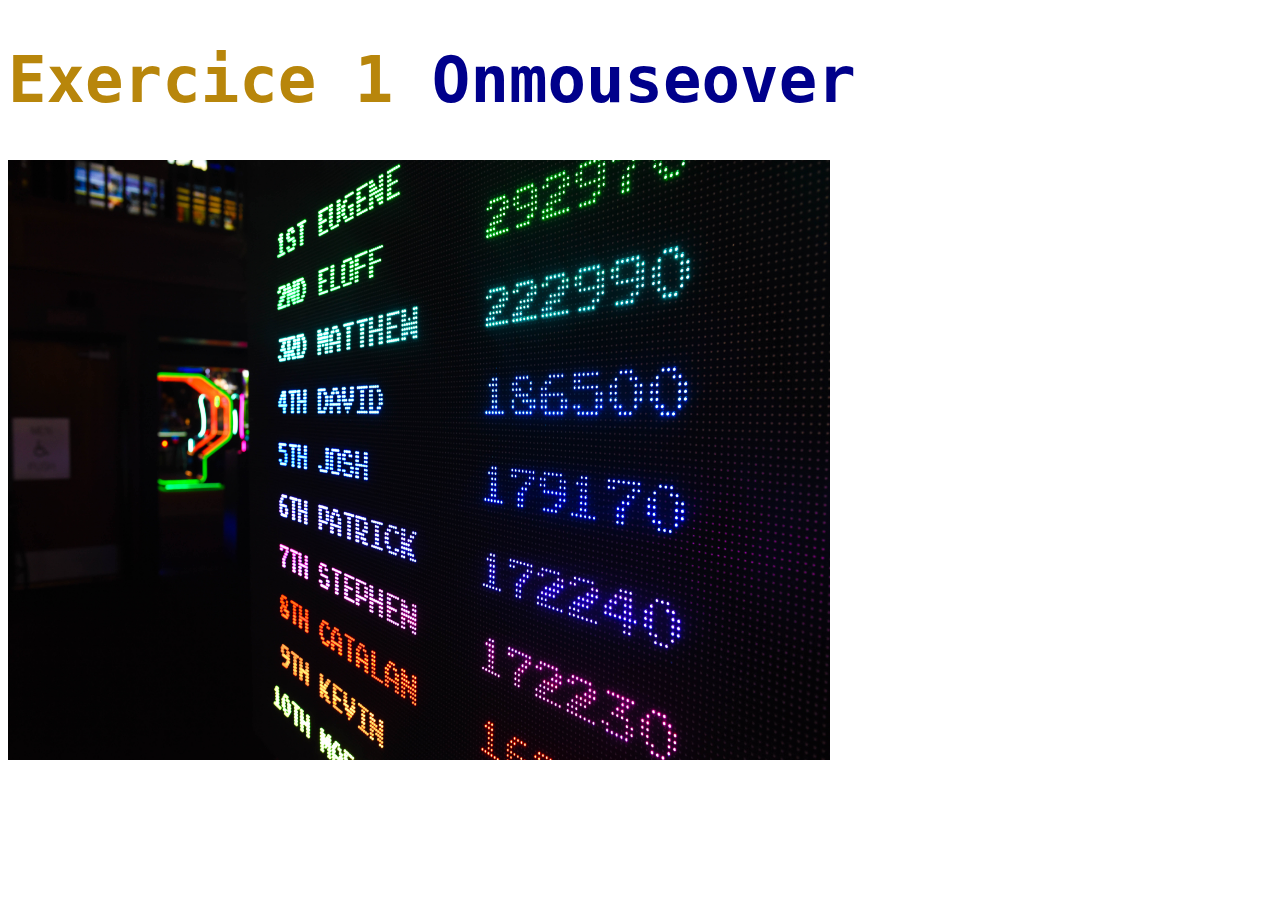
<file: Ex1/index.html>
<!DOCTYPE html>
<html lang="en">
<head>
    <meta charset="UTF-8">
    <meta http-equiv="X-UA-Compatible" content="IE=edge">
    <meta name="viewport" content="width=device-width, initial-scale=1.0">
    <title>Exereice 1 JavaScript Part 2</title>
    <style>
        h1{
            font-family: monospace;
            font-size: 4rem;
            color:darkgoldenrod;
        }
        span{
            color: darkblue;
        }
        label{
            font-family: monospace;
            font-size: 2rem;
        }
    </style>
    
    </head>
    <body>
        <h1>Exercice 1<span> Onmouseover</span></h1>
    <img src="element5-digital-LTyDj7u_TU4-unsplash(1).jpg" width="65%" onmouseover="this.src='jeshoots-com-eCktzGjC-iU-unsplash.jpg'" width="75%" height="600px">
</body>
</html>
</file>
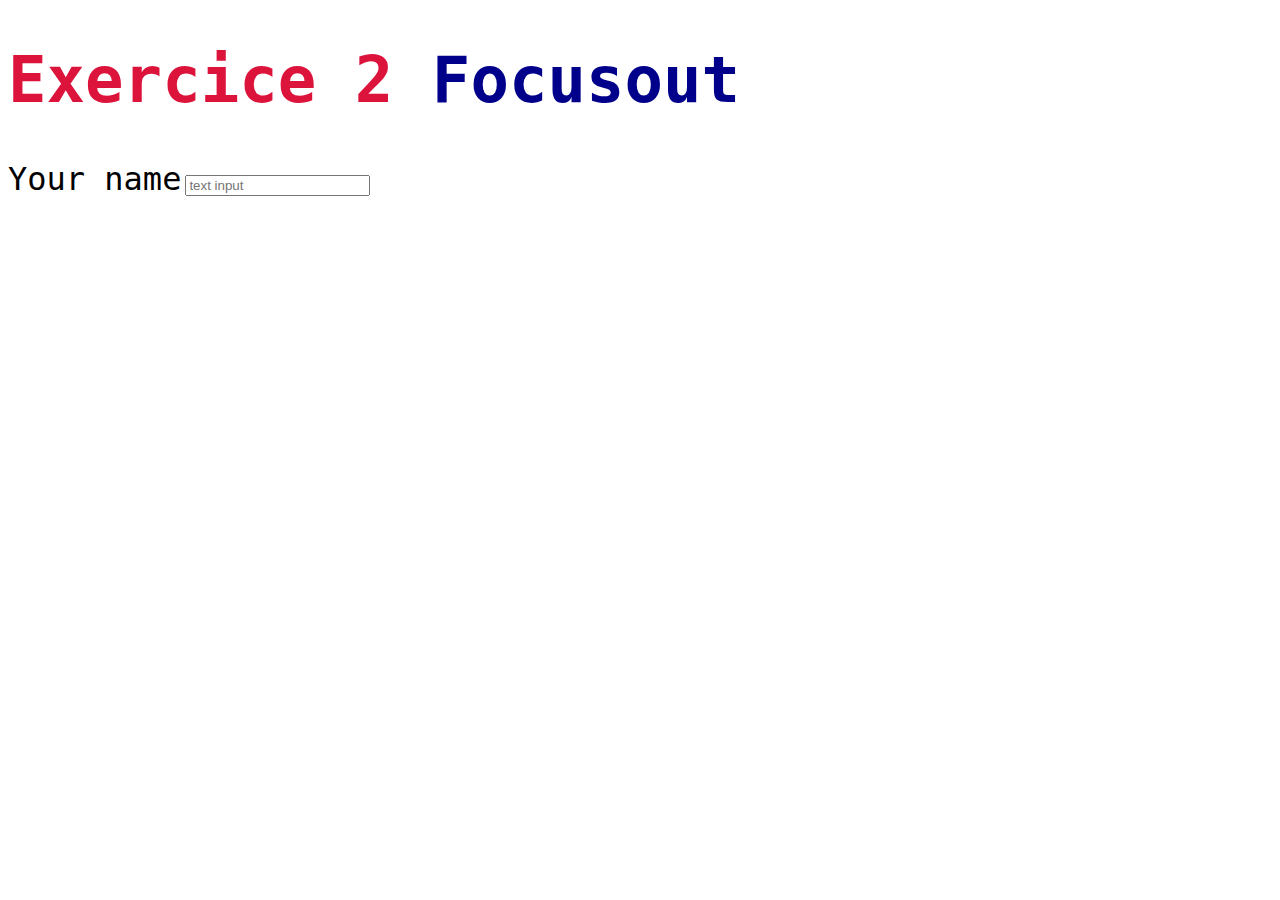
<file: Ex2/index.html>
<!DOCTYPE html>
<html lang="en">
<head>
    <meta charset="UTF-8">
    <meta http-equiv="X-UA-Compatible" content="IE=edge">
    <meta name="viewport" content="width=device-width, initial-scale=1.0">
    <title>Exercice 2 JavaScrpit Part 2</title>
<style>
    h1{
        font-family: monospace;
        font-size: 4rem;
        color: crimson;
    }
    span{
        color: darkblue;
    }
    label{
        font-family: monospace;
        font-size: 2rem;
    }
</style>

</head>
<body>
    <h1>Exercice 2<span> Focusout</span></h1>
        <form id="form">
            <label>Your name</label>
                <input type="text" placeholder="text input">
        </form>
            <script src="main.js"></script>
</body>
</html>
</file>
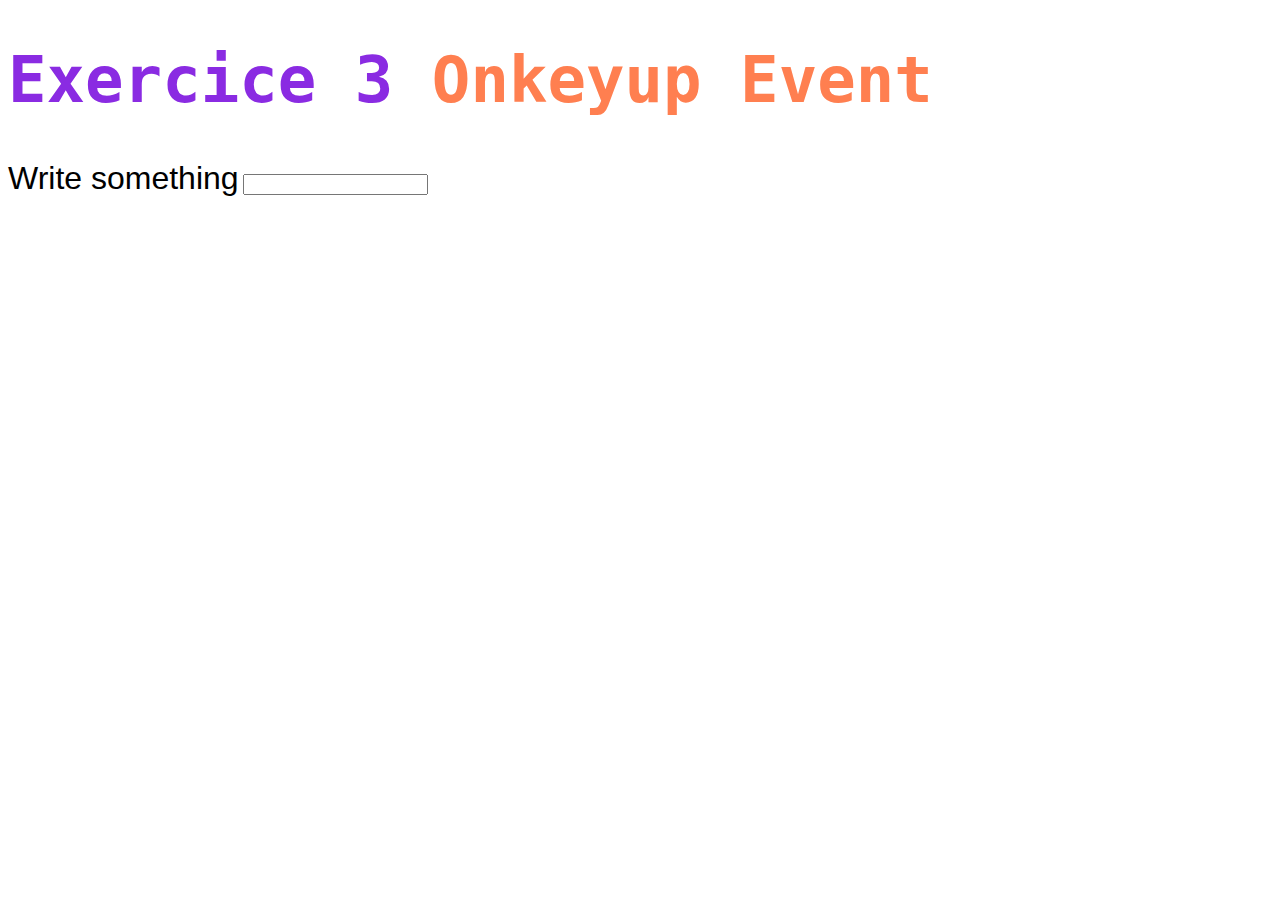
<file: Ex3/index.html>
<!DOCTYPE html>
<html lang="en">
<head>
    <meta charset="UTF-8">
    <meta http-equiv="X-UA-Compatible" content="IE=edge">
    <meta name="viewport" content="width=device-width, initial-scale=1.0">
    <link rel="stylesheet" href="style.css">
    <title>Exercice 3 Javascript Part 2 Keyboard Events</title>
</head>
<body>
    <h1>Exercice 3 <span>Onkeyup Event</span></h1>
        <label>Write something</label>
        <input type="text" id="fname" onkeyup="showKeys()">
        <script src="main.js"></script>
</body>
</html>
</file>
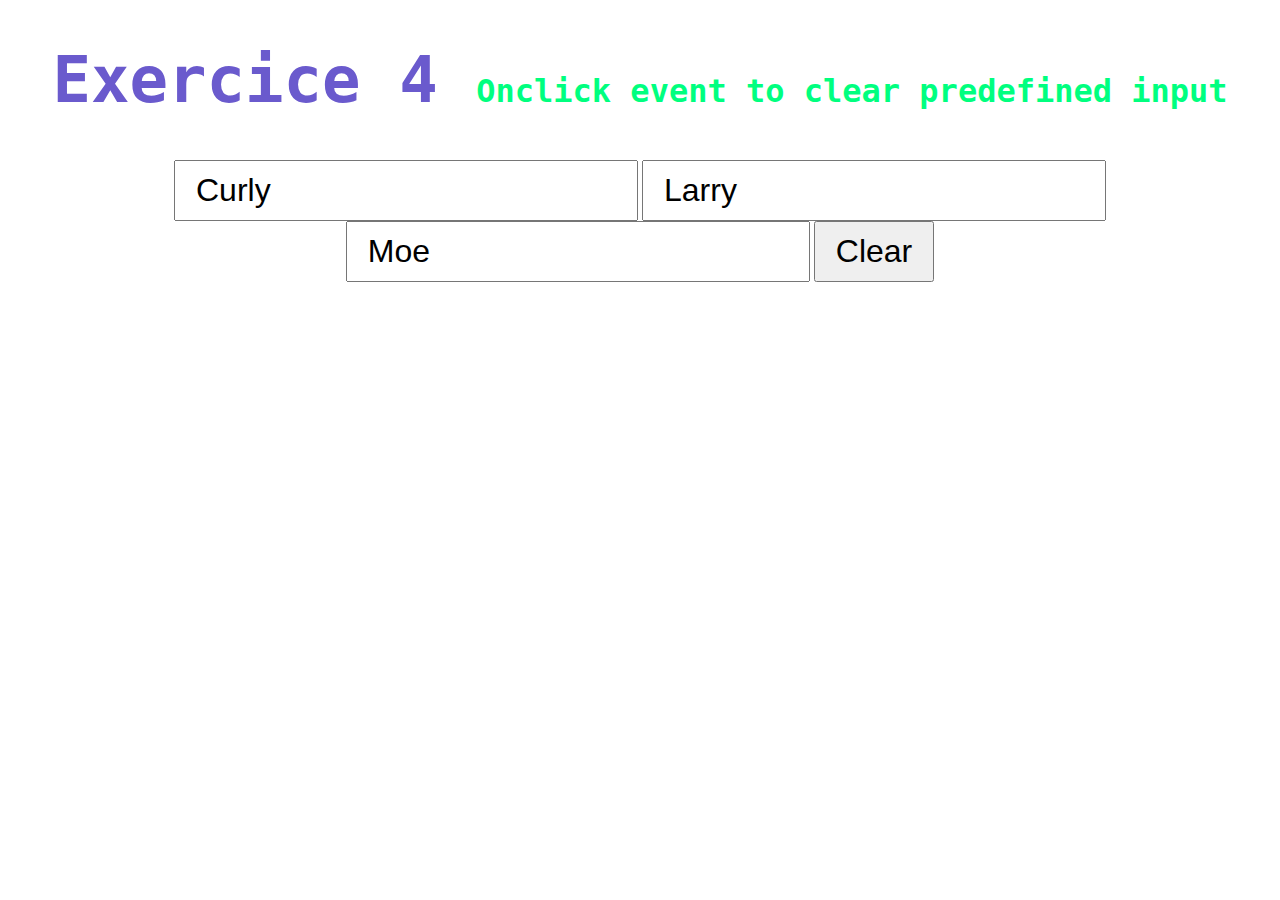
<file: Ex4/index.html>
<!DOCTYPE html>
<html lang="en">
<head>
    <meta charset="UTF-8">
    <meta http-equiv="X-UA-Compatible" content="IE=edge">
    <meta name="viewport" content="width=device-width, initial-scale=1.0">
    <link rel="stylesheet" href="style.css">
    <title>Exercice 4 JavaScript Part 2</title>
</head>
<body>
    <h1>Exercice 4 <span>Onclick event to clear predefined input</span></h1>
    <form id ="myform">
        <input type="text" value="Curly" id="curly" name="name">
       
        <input type="text" value="Larry" id="larry" name="name">
       
        <input type="text" value="Moe" id="moe" name="name">
       
        <button type="button" onclick ="clearAll();">Clear</button>

    </form>
<script src="main.js"></script>
</body>
</html>
</file>
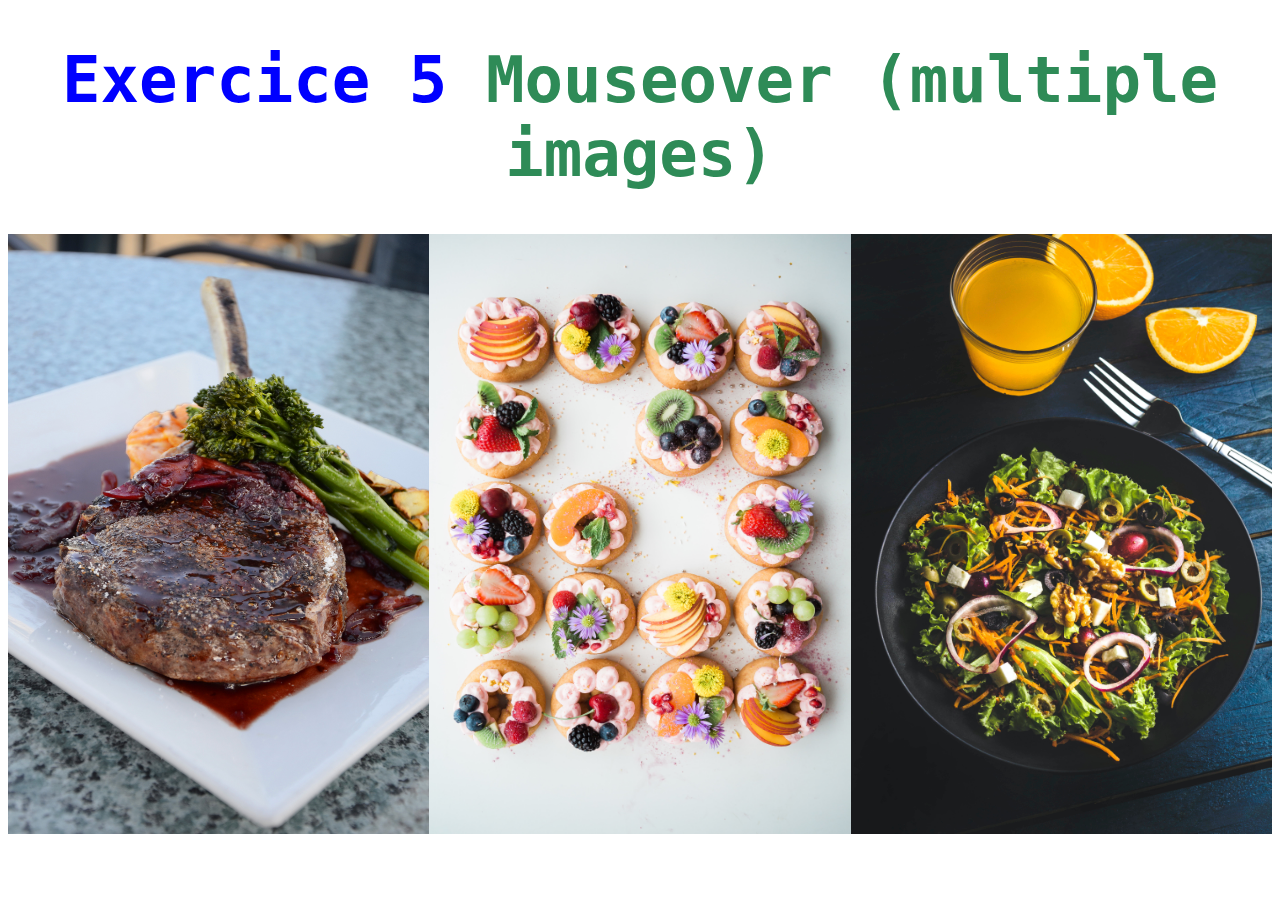
<file: Ex5/index.html>
<!DOCTYPE html>
<html lang="en">
<head>
    <meta charset="UTF-8">
    <meta http-equiv="X-UA-Compatible" content="IE=edge">
    <meta name="viewport" content="width=device-width, initial-scale=1.0">
    <link rel="stylesheet" href="style.css">
    <title>Exercice 5 JavaScript Part 2</title>
</head>
<body>
    <h1>Exercice 5 <span>Mouseover (multiple images)</span></h1>
    <div class=changeMe>
    <img src="alex-munsell-auIbTAcSH6E-unsplash.jpg" width="100%" onmouseover="this.src='eiliv-sonas-aceron-ZuIDLSz3XLg-unsplash.jpg'"width="100%">
    <img src="brooke-lark-V4MBq8kue3U-unsplash.jpg" width="100%" onmouseover="this.src='alex-munsell-auIbTAcSH6E-unsplash.jpg'" width="100%">
    <img src="eiliv-sonas-aceron-ZuIDLSz3XLg-unsplash.jpg" width="100%" onmouseover="this.src='brooke-lark-V4MBq8kue3U-unsplash.jpg'" width="100%">
    </div>
</body>
</html>
</file>
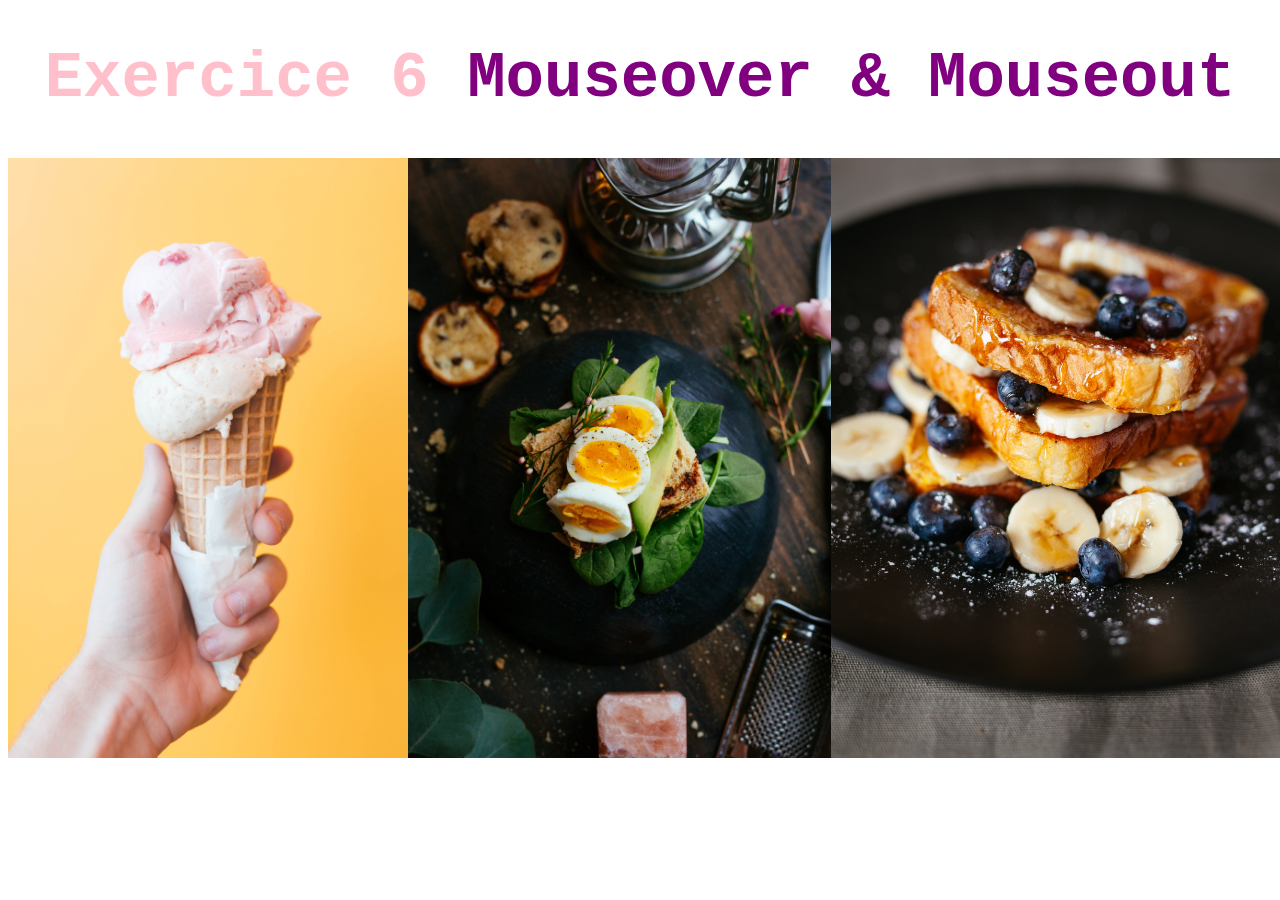
<file: Ex6/index.html>
<!DOCTYPE html>
<html lang="en">
<head>
    <meta charset="UTF-8">
    <meta http-equiv="X-UA-Compatible" content="IE=edge">
    <meta name="viewport" content="width=device-width, initial-scale=1.0">
    <link rel="stylesheet" href="style.css">
    <title>Exercice 6 JavaScript Part 2</title>
</head>
<body>
    <h1>Exercice 6 <span>Mouseover & Mouseout</span></h1>
    <div class=changeMe>
    <img src="icecream.jpg" width="100%" onmouseover="this.src='salad.jpg'"width="100%" onmouseout="this.src='icecream.jpg'" alt="">
    <img src="salad.jpg" width="100%" onmouseover="this.src='toast.jpg'" width="100%" onmouseout="this.src='salad.jpg'" alt="" >
    <img src="toast.jpg" width="100%" onmouseover="this.src='icecream.jpg'" width="100%" onmouseout="this.src='toast.jpg'" alt="">
    </div>
</body>
</html>
</file>
<file: Ex3/style.css>
h1{
    
    font-family: monospace;
    font-size: 4rem;
    color: blueviolet
}
span{
    color:coral;
}
label{
    font-family: sans-serif;
    font-size: 2rem;
}
</file>
<file: Ex4/style.css>
body{
    text-align: center;
}
div{
    display: inline-block;
}

input, button{
    display: inline-block;
    padding: 10px 20px;
    font-family: sans-serif;
    font-size: 2rem;
}
h1{
    text-align: center;
    font-family: monospace;
    font-size: 4rem;
    color: slateblue;
}
span{
    color: springgreen;
    font-size: 2rem;
}
</file>
<file: Ex5/style.css>
.changeMe{
    display: flex;
    height: 600px;
    
}
h1{
    font-family: monospace;
    color: blue;
    font-size: 4rem;
    text-align: center;
}
span{
    color: seagreen;
}
</file>
<file: Ex6/style.css>
.changeMe{
    display: flex;
    height: 600px;
    
}
h1{
    font-family: monospace;
    color: pink;
    font-size: 4rem;
    text-align: center;
}
span{
    color: purple;
}
</file>
